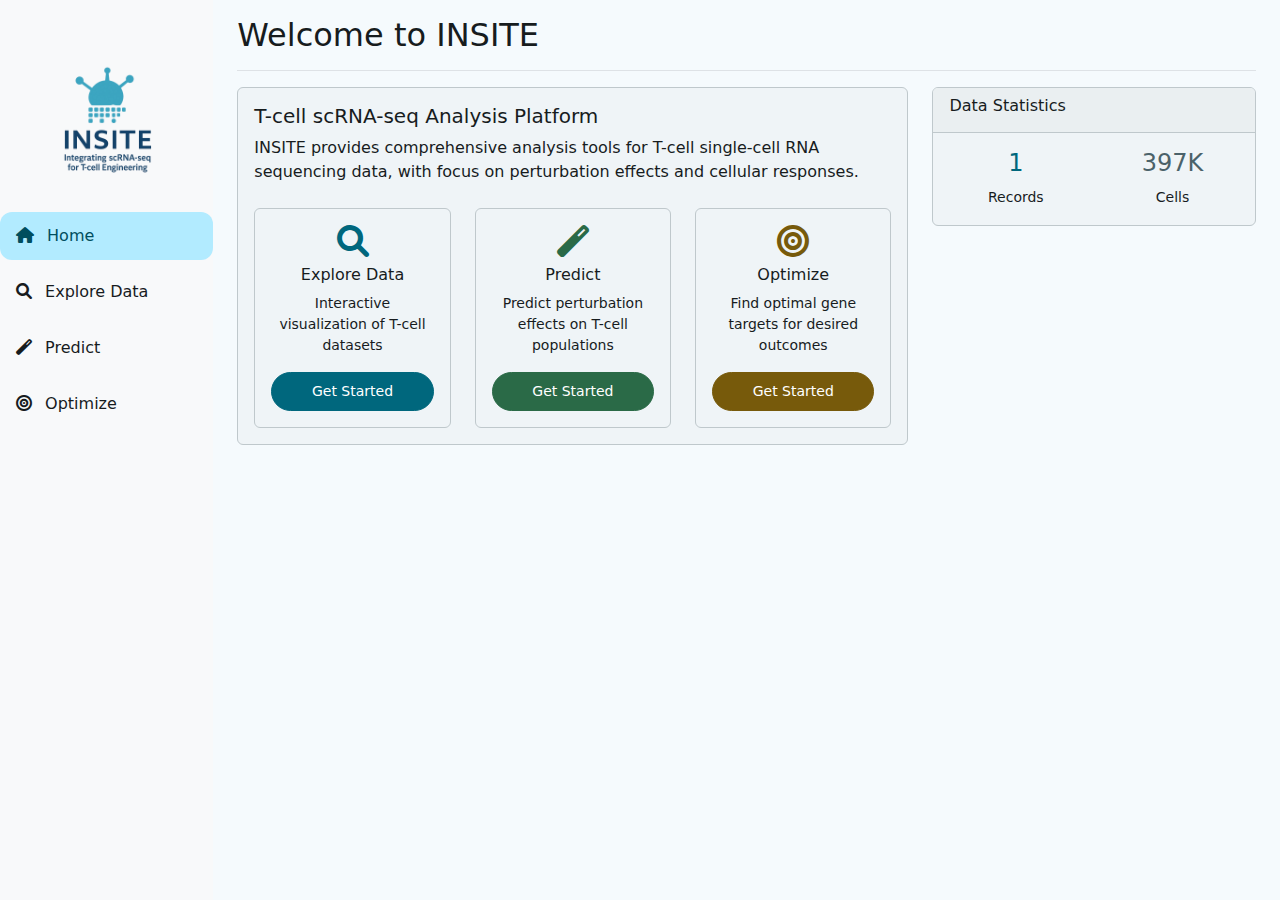
<file: index.html>
<!DOCTYPE html>
<html lang="en">
<head>
    <meta charset="UTF-8">
    <meta name="viewport" content="width=device-width, initial-scale=1.0">
    <title>INSITE - T-cell Analysis Platform</title>
    <link rel="icon" type="image/png" href="images/icons/logo.png">
    <link href="https://cdn.jsdelivr.net/npm/bootstrap@5.3.0/dist/css/bootstrap.min.css" rel="stylesheet">
    <link href="https://cdnjs.cloudflare.com/ajax/libs/font-awesome/6.0.0/css/all.min.css" rel="stylesheet">
    <link href="css/material/light.css" rel="stylesheet">
    <link href="css/style.css" rel="stylesheet">
</head>
<body class="light">
    <!-- Mobile menu button -->
    <button class="mobile-menu-btn" type="button" onclick="toggleSidebar()">
        <i class="fas fa-bars"></i>
    </button>

    <div class="container-fluid">
        <div class="row">
            <!-- Sidebar -->
            <nav class="col-md-3 col-lg-2 d-md-block bg-light sidebar">
                <div class="position-sticky pt-3">
                    <div class="text-center mb-4">
                        <img src="images/icons/logo.png" alt="INSITE Logo" class="logo">
                    </div>
                    <ul class="nav flex-column">
                        <li class="nav-item">
                            <a class="nav-link active" href="index.html">
                                <i class="fas fa-home"></i> Home
                            </a>
                        </li>
                        <li class="nav-item">
                            <a class="nav-link" href="explore.html">
                                <i class="fas fa-search"></i> Explore Data
                            </a>
                        </li>
                        <li class="nav-item">
                            <a class="nav-link" href="predict.html">
                                <i class="fas fa-magic"></i> Predict
                            </a>
                        </li>
                        <li class="nav-item">
                            <a class="nav-link" href="optimize.html">
                                <i class="fas fa-bullseye"></i> Optimize
                            </a>
                        </li>
                    </ul>
                </div>
            </nav>

            <!-- Main content -->
            <main class="col-md-9 ms-sm-auto col-lg-10 px-md-4">
                <div class="d-flex justify-content-between flex-wrap flex-md-nowrap align-items-center pt-3 pb-2 mb-3 border-bottom">
                    <h1 class="h2">Welcome to INSITE</h1>
                </div>

                <div class="row">
                    <div class="col-lg-8">
                        <div class="card card-surface">
                            <div class="card-body">
                                <h5 class="card-title">T-cell scRNA-seq Analysis Platform</h5>
                                <p class="card-text">
                                    INSITE provides comprehensive analysis tools for T-cell single-cell RNA sequencing data,
                                    with focus on perturbation effects and cellular responses.
                                </p>
                                <div class="row mt-4">
                                    <div class="col-md-4">
                                        <div class="card card-surface h-100 explore-card">
                                            <div class="card-body text-center d-flex flex-column">
                                                <i class="fas fa-search fa-2x mb-2"></i>
                                                <h6>Explore Data</h6>
                                                <p class="small flex-grow-1">Interactive visualization of T-cell datasets</p>
                                                <a href="explore.html" class="btn btn-sm mt-auto">Get Started</a>
                                            </div>
                                        </div>
                                    </div>
                                    <div class="col-md-4">
                                        <div class="card card-surface h-100 predict-card">
                                            <div class="card-body text-center d-flex flex-column">
                                                <i class="fas fa-magic fa-2x mb-2"></i>
                                                <h6>Predict</h6>
                                                <p class="small flex-grow-1">Predict perturbation effects on T-cell populations</p>
                                                <a href="predict.html" class="btn btn-sm mt-auto">Get Started</a>
                                            </div>
                                        </div>
                                    </div>
                                    <div class="col-md-4">
                                        <div class="card card-surface h-100 optimize-card">
                                            <div class="card-body text-center d-flex flex-column">
                                                <i class="fas fa-bullseye fa-2x mb-2"></i>
                                                <h6>Optimize</h6>
                                                <p class="small flex-grow-1">Find optimal gene targets for desired outcomes</p>
                                                <a href="optimize.html" class="btn btn-sm mt-auto">Get Started</a>
                                            </div>
                                        </div>
                                    </div>
                                </div>
                            </div>
                        </div>
                    </div>
                    <div class="col-lg-4">
                        <div class="card card-surface">
                            <div class="card-header">
                                <h6>Data Statistics</h6>
                            </div>
                            <div class="card-body">
                                <div class="row text-center">
                                    <div class="col-6">
                                        <h4 class="text-primary" id="recordCount">-</h4>
                                        <small>Records</small>
                                    </div>
                                    <div class="col-6">
                                        <h4 class="text-success" id="totalCells">-</h4>
                                        <small>Cells</small>
                                    </div>
                                </div>
                            </div>
                        </div>
                    </div>
                </div>
            </main>
        </div>
    </div>

    <script src="https://cdn.jsdelivr.net/npm/bootstrap@5.3.0/dist/js/bootstrap.bundle.min.js"></script>
    <script src="js/common.js"></script>
    <script>
        // Load and display dataset statistics on page load
        document.addEventListener('DOMContentLoaded', async function() {
            try {
                const datasets = await dataService.loadDatasets();
                const stats = await dataService.getStatistics(datasets);
                
                // Update record count
                document.getElementById('recordCount').textContent = stats.recordCount;
                
                // Format cell count (e.g., 1.2M, 500K, etc.)
                const formatCellCount = (count) => {
                    if (count >= 1000000) {
                        return (count / 1000000).toFixed(1) + 'M';
                    } else if (count >= 1000) {
                        return (count / 1000).toFixed(0) + 'K';
                    } else {
                        return count.toString();
                    }
                };
                
                document.getElementById('totalCells').textContent = formatCellCount(stats.totalCells);
                
            } catch (error) {
                console.error('Error loading dataset statistics:', error);
                // Keep default values if loading fails
                document.getElementById('recordCount').textContent = '?';
                document.getElementById('totalCells').textContent = '?';
            }
        });
    </script>
</body>
</html>
</file>
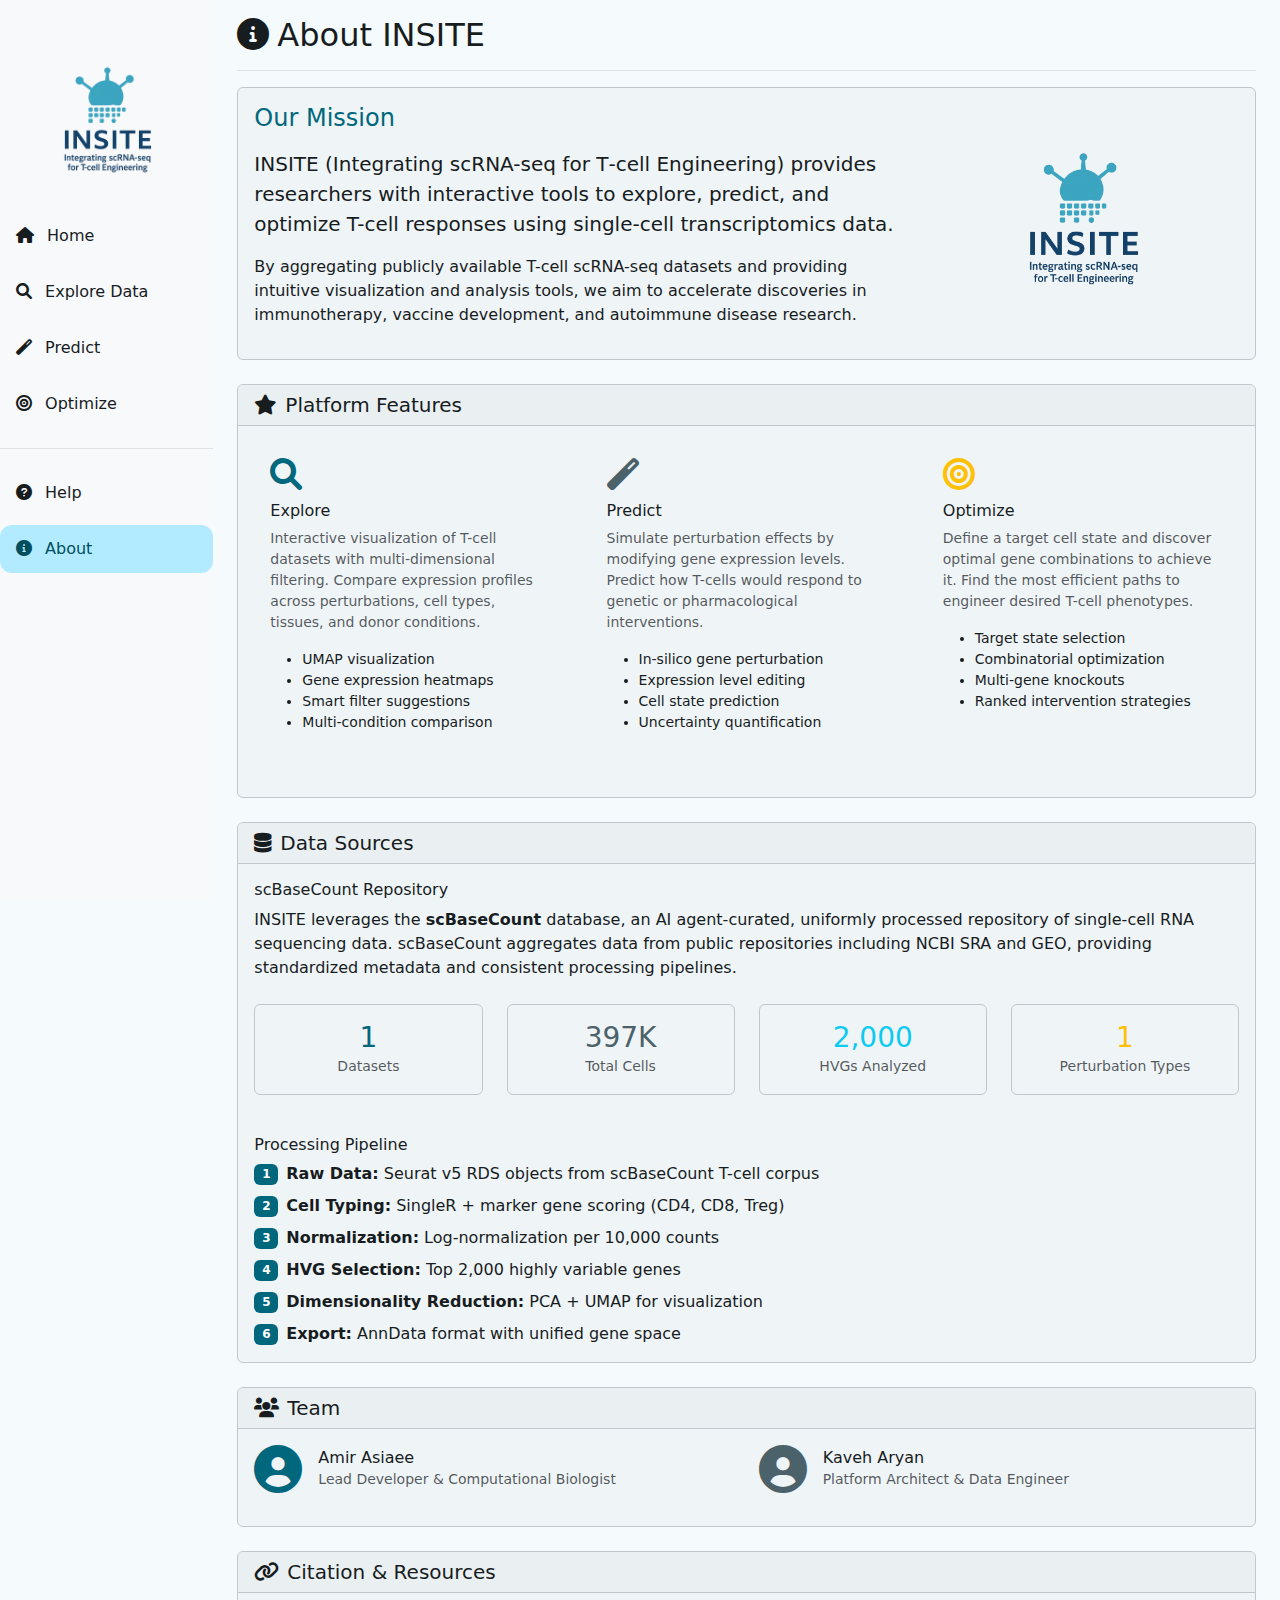
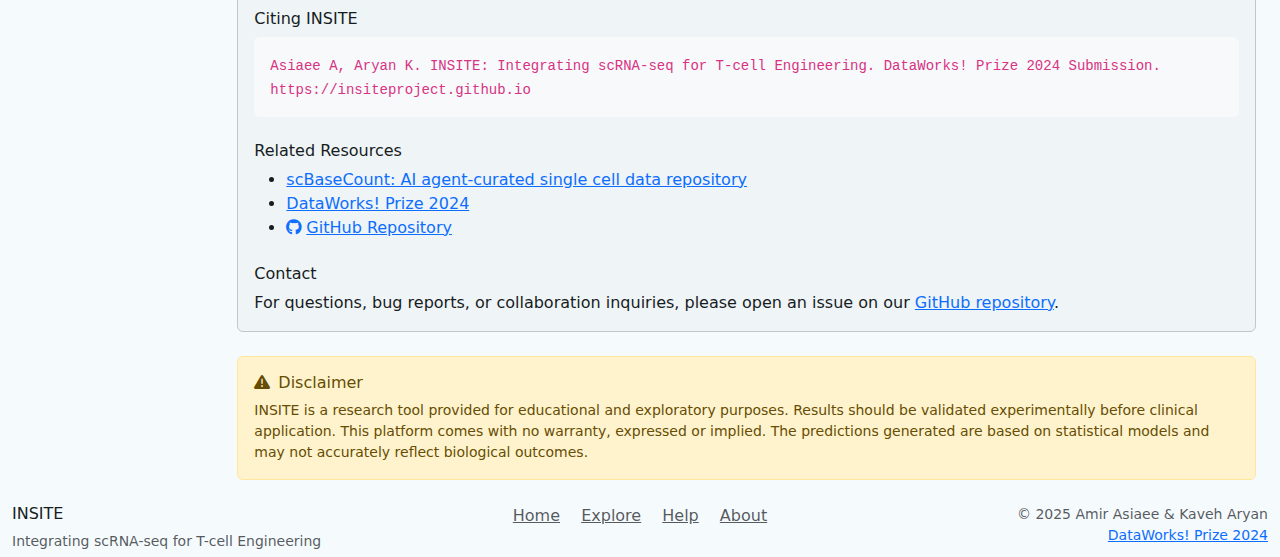
<file: about.html>
<!DOCTYPE html>
<html lang="en">
<head>
    <meta charset="UTF-8">
    <meta name="viewport" content="width=device-width, initial-scale=1.0">
    <title>About - INSITE</title>
    <link rel="icon" type="image/png" href="images/icons/logo.png">
    <link href="https://cdn.jsdelivr.net/npm/bootstrap@5.3.0/dist/css/bootstrap.min.css" rel="stylesheet">
    <link href="https://cdnjs.cloudflare.com/ajax/libs/font-awesome/6.0.0/css/all.min.css" rel="stylesheet">
    <link href="css/material/light.css" rel="stylesheet">
    <link href="css/style.css" rel="stylesheet">
</head>
<body class="light">
    <!-- Mobile menu button -->
    <button class="mobile-menu-btn" type="button" onclick="toggleSidebar()">
        <i class="fas fa-bars"></i>
    </button>

    <div class="container-fluid">
        <div class="row">
            <!-- Sidebar -->
            <nav class="col-md-3 col-lg-2 d-md-block bg-light sidebar">
                <div class="position-sticky pt-3">
                    <div class="text-center mb-4">
                        <a href="index.html">
                            <img src="images/icons/logo.png" alt="INSITE Logo" class="logo">
                        </a>
                    </div>
                    <ul class="nav flex-column">
                        <li class="nav-item">
                            <a class="nav-link" href="index.html">
                                <i class="fas fa-home"></i> Home
                            </a>
                        </li>
                        <li class="nav-item">
                            <a class="nav-link" href="explore.html">
                                <i class="fas fa-search"></i> Explore Data
                            </a>
                        </li>
                        <li class="nav-item">
                            <a class="nav-link" href="predict.html">
                                <i class="fas fa-magic"></i> Predict
                            </a>
                        </li>
                        <li class="nav-item">
                            <a class="nav-link" href="optimize.html">
                                <i class="fas fa-bullseye"></i> Optimize
                            </a>
                        </li>
                        <li class="nav-item mt-3 border-top pt-3">
                            <a class="nav-link" href="help.html">
                                <i class="fas fa-question-circle"></i> Help
                            </a>
                        </li>
                        <li class="nav-item">
                            <a class="nav-link active" href="about.html">
                                <i class="fas fa-info-circle"></i> About
                            </a>
                        </li>
                    </ul>
                </div>
            </nav>

            <!-- Main content -->
            <main class="col-md-9 ms-sm-auto col-lg-10 px-md-4">
                <div class="d-flex justify-content-between flex-wrap flex-md-nowrap align-items-center pt-3 pb-2 mb-3 border-bottom">
                    <h1 class="h2"><i class="fas fa-info-circle me-2"></i>About INSITE</h1>
                </div>

                <!-- Mission -->
                <div class="card card-surface mb-4">
                    <div class="card-body">
                        <div class="row align-items-center">
                            <div class="col-md-8">
                                <h4 class="text-primary mb-3">Our Mission</h4>
                                <p class="lead">
                                    INSITE (<strong>In</strong>tegrating <strong>s</strong>cRNA-seq for <strong>T</strong>-cell <strong>E</strong>ngineering) provides researchers with interactive tools to explore, predict, and optimize T-cell responses using single-cell transcriptomics data.
                                </p>
                                <p>
                                    By aggregating publicly available T-cell scRNA-seq datasets and providing intuitive visualization and analysis tools, we aim to accelerate discoveries in immunotherapy, vaccine development, and autoimmune disease research.
                                </p>
                            </div>
                            <div class="col-md-4 text-center">
                                <img src="images/icons/logo.png" alt="INSITE Logo" style="max-height: 150px;">
                            </div>
                        </div>
                    </div>
                </div>

                <!-- Platform Features -->
                <div class="card card-surface mb-4">
                    <div class="card-header">
                        <h5 class="mb-0"><i class="fas fa-star me-2"></i>Platform Features</h5>
                    </div>
                    <div class="card-body">
                        <div class="row">
                            <div class="col-md-4 mb-3">
                                <div class="feature-box p-3 h-100">
                                    <div class="feature-icon text-primary mb-2">
                                        <i class="fas fa-search fa-2x"></i>
                                    </div>
                                    <h6>Explore</h6>
                                    <p class="small text-muted">
                                        Interactive visualization of T-cell datasets with multi-dimensional filtering. Compare expression profiles across perturbations, cell types, tissues, and donor conditions.
                                    </p>
                                    <ul class="small">
                                        <li>UMAP visualization</li>
                                        <li>Gene expression heatmaps</li>
                                        <li>Smart filter suggestions</li>
                                        <li>Multi-condition comparison</li>
                                    </ul>
                                </div>
                            </div>
                            <div class="col-md-4 mb-3">
                                <div class="feature-box p-3 h-100">
                                    <div class="feature-icon text-success mb-2">
                                        <i class="fas fa-magic fa-2x"></i>
                                    </div>
                                    <h6>Predict</h6>
                                    <p class="small text-muted">
                                        Simulate perturbation effects by modifying gene expression levels. Predict how T-cells would respond to genetic or pharmacological interventions.
                                    </p>
                                    <ul class="small">
                                        <li>In-silico gene perturbation</li>
                                        <li>Expression level editing</li>
                                        <li>Cell state prediction</li>
                                        <li>Uncertainty quantification</li>
                                    </ul>
                                </div>
                            </div>
                            <div class="col-md-4 mb-3">
                                <div class="feature-box p-3 h-100">
                                    <div class="feature-icon text-warning mb-2">
                                        <i class="fas fa-bullseye fa-2x"></i>
                                    </div>
                                    <h6>Optimize</h6>
                                    <p class="small text-muted">
                                        Define a target cell state and discover optimal gene combinations to achieve it. Find the most efficient paths to engineer desired T-cell phenotypes.
                                    </p>
                                    <ul class="small">
                                        <li>Target state selection</li>
                                        <li>Combinatorial optimization</li>
                                        <li>Multi-gene knockouts</li>
                                        <li>Ranked intervention strategies</li>
                                    </ul>
                                </div>
                            </div>
                        </div>
                    </div>
                </div>

                <!-- Data Sources -->
                <div class="card card-surface mb-4">
                    <div class="card-header">
                        <h5 class="mb-0"><i class="fas fa-database me-2"></i>Data Sources</h5>
                    </div>
                    <div class="card-body">
                        <h6>scBaseCount Repository</h6>
                        <p>
                            INSITE leverages the <strong>scBaseCount</strong> database, an AI agent-curated, uniformly processed repository of single-cell RNA sequencing data. scBaseCount aggregates data from public repositories including NCBI SRA and GEO, providing standardized metadata and consistent processing pipelines.
                        </p>

                        <div class="row mt-4">
                            <div class="col-md-3 text-center mb-3">
                                <div class="stat-box p-3 border rounded">
                                    <h3 class="text-primary mb-0" id="aboutRecordCount">-</h3>
                                    <small class="text-muted">Datasets</small>
                                </div>
                            </div>
                            <div class="col-md-3 text-center mb-3">
                                <div class="stat-box p-3 border rounded">
                                    <h3 class="text-success mb-0" id="aboutCellCount">-</h3>
                                    <small class="text-muted">Total Cells</small>
                                </div>
                            </div>
                            <div class="col-md-3 text-center mb-3">
                                <div class="stat-box p-3 border rounded">
                                    <h3 class="text-info mb-0">2,000</h3>
                                    <small class="text-muted">HVGs Analyzed</small>
                                </div>
                            </div>
                            <div class="col-md-3 text-center mb-3">
                                <div class="stat-box p-3 border rounded">
                                    <h3 class="text-warning mb-0" id="aboutPerturbationCount">-</h3>
                                    <small class="text-muted">Perturbation Types</small>
                                </div>
                            </div>
                        </div>

                        <h6 class="mt-4">Processing Pipeline</h6>
                        <div class="pipeline-steps">
                            <div class="d-flex align-items-center mb-2">
                                <span class="badge bg-primary me-2">1</span>
                                <span><strong>Raw Data:</strong> Seurat v5 RDS objects from scBaseCount T-cell corpus</span>
                            </div>
                            <div class="d-flex align-items-center mb-2">
                                <span class="badge bg-primary me-2">2</span>
                                <span><strong>Cell Typing:</strong> SingleR + marker gene scoring (CD4, CD8, Treg)</span>
                            </div>
                            <div class="d-flex align-items-center mb-2">
                                <span class="badge bg-primary me-2">3</span>
                                <span><strong>Normalization:</strong> Log-normalization per 10,000 counts</span>
                            </div>
                            <div class="d-flex align-items-center mb-2">
                                <span class="badge bg-primary me-2">4</span>
                                <span><strong>HVG Selection:</strong> Top 2,000 highly variable genes</span>
                            </div>
                            <div class="d-flex align-items-center mb-2">
                                <span class="badge bg-primary me-2">5</span>
                                <span><strong>Dimensionality Reduction:</strong> PCA + UMAP for visualization</span>
                            </div>
                            <div class="d-flex align-items-center">
                                <span class="badge bg-primary me-2">6</span>
                                <span><strong>Export:</strong> AnnData format with unified gene space</span>
                            </div>
                        </div>
                    </div>
                </div>

                <!-- Team -->
                <div class="card card-surface mb-4">
                    <div class="card-header">
                        <h5 class="mb-0"><i class="fas fa-users me-2"></i>Team</h5>
                    </div>
                    <div class="card-body">
                        <div class="row">
                            <div class="col-md-6 mb-3">
                                <div class="d-flex align-items-center">
                                    <div class="team-avatar me-3">
                                        <i class="fas fa-user-circle fa-3x text-primary"></i>
                                    </div>
                                    <div>
                                        <h6 class="mb-0">Amir Asiaee</h6>
                                        <small class="text-muted">Lead Developer & Computational Biologist</small>
                                    </div>
                                </div>
                            </div>
                            <div class="col-md-6 mb-3">
                                <div class="d-flex align-items-center">
                                    <div class="team-avatar me-3">
                                        <i class="fas fa-user-circle fa-3x text-success"></i>
                                    </div>
                                    <div>
                                        <h6 class="mb-0">Kaveh Aryan</h6>
                                        <small class="text-muted">Platform Architect & Data Engineer</small>
                                    </div>
                                </div>
                            </div>
                        </div>
                    </div>
                </div>

                <!-- Citation & Links -->
                <div class="card card-surface mb-4">
                    <div class="card-header">
                        <h5 class="mb-0"><i class="fas fa-link me-2"></i>Citation & Resources</h5>
                    </div>
                    <div class="card-body">
                        <h6>Citing INSITE</h6>
                        <div class="bg-light p-3 rounded mb-3">
                            <code class="small">
                                Asiaee A, Aryan K. INSITE: Integrating scRNA-seq for T-cell Engineering.
                                DataWorks! Prize 2024 Submission. https://insiteproject.github.io
                            </code>
                        </div>

                        <h6 class="mt-4">Related Resources</h6>
                        <ul>
                            <li>
                                <a href="https://www.biorxiv.org/content/10.1101/2025.02.27.640494" target="_blank">
                                    scBaseCount: AI agent-curated single cell data repository
                                </a>
                            </li>
                            <li>
                                <a href="https://www.herox.com/dataworks" target="_blank">
                                    DataWorks! Prize 2024
                                </a>
                            </li>
                            <li>
                                <a href="https://github.com/insiteproject" target="_blank">
                                    <i class="fab fa-github me-1"></i>GitHub Repository
                                </a>
                            </li>
                        </ul>

                        <h6 class="mt-4">Contact</h6>
                        <p class="mb-0">
                            For questions, bug reports, or collaboration inquiries, please open an issue on our
                            <a href="https://github.com/insiteproject/insiteproject.github.io/issues" target="_blank">GitHub repository</a>.
                        </p>
                    </div>
                </div>

                <!-- Disclaimer -->
                <div class="alert alert-warning mb-4">
                    <h6 class="alert-heading"><i class="fas fa-exclamation-triangle me-2"></i>Disclaimer</h6>
                    <p class="mb-0 small">
                        INSITE is a research tool provided for educational and exploratory purposes. Results should be validated experimentally before clinical application. This platform comes with no warranty, expressed or implied. The predictions generated are based on statistical models and may not accurately reflect biological outcomes.
                    </p>
                </div>

            </main>
        </div>
    </div>

    <!-- Footer -->
    <footer class="footer-custom">
        <div class="container-fluid">
            <div class="row">
                <div class="col-md-4 mb-3 mb-md-0">
                    <h6>INSITE</h6>
                    <p class="small text-muted mb-0">Integrating scRNA-seq for T-cell Engineering</p>
                </div>
                <div class="col-md-4 mb-3 mb-md-0 text-center">
                    <a href="index.html" class="text-muted me-3">Home</a>
                    <a href="explore.html" class="text-muted me-3">Explore</a>
                    <a href="help.html" class="text-muted me-3">Help</a>
                    <a href="about.html" class="text-muted">About</a>
                </div>
                <div class="col-md-4 text-md-end">
                    <p class="small text-muted mb-0">&copy; 2025 Amir Asiaee & Kaveh Aryan</p>
                    <p class="small text-muted mb-0"><a href="https://www.herox.com/dataworks" target="_blank">DataWorks! Prize 2024</a></p>
                </div>
            </div>
        </div>
    </footer>

    <script src="https://cdn.jsdelivr.net/npm/bootstrap@5.3.0/dist/js/bootstrap.bundle.min.js"></script>
    <script src="js/common.js"></script>
    <script>
        document.addEventListener('DOMContentLoaded', async function() {
            try {
                const datasets = await dataService.loadDatasets();
                const stats = await dataService.getStatistics(datasets);

                document.getElementById('aboutRecordCount').textContent = stats.recordCount;

                const formatCellCount = (count) => {
                    if (count >= 1000000) return (count / 1000000).toFixed(1) + 'M';
                    else if (count >= 1000) return (count / 1000).toFixed(0) + 'K';
                    else return count.toString();
                };

                document.getElementById('aboutCellCount').textContent = formatCellCount(stats.totalCells);
                document.getElementById('aboutPerturbationCount').textContent = stats.uniquePerturbations ?? '?';
            } catch (error) {
                console.error('Error loading statistics:', error);
            }
        });
    </script>
</body>
</html>
</file>
<file: css/material/light.css>
.light {
  --md-sys-color-primary: rgb(0 103 125);
  --md-sys-color-surface-tint: rgb(0 103 125);
  --md-sys-color-on-primary: rgb(255 255 255);
  --md-sys-color-primary-container: rgb(178 235 255);
  --md-sys-color-on-primary-container: rgb(0 78 94);
  --md-sys-color-secondary: rgb(75 98 106);
  --md-sys-color-on-secondary: rgb(255 255 255);
  --md-sys-color-secondary-container: rgb(206 231 240);
  --md-sys-color-on-secondary-container: rgb(52 74 82);
  --md-sys-color-tertiary: rgb(88 92 126);
  --md-sys-color-on-tertiary: rgb(255 255 255);
  --md-sys-color-tertiary-container: rgb(223 224 255);
  --md-sys-color-on-tertiary-container: rgb(65 68 101);
  --md-sys-color-error: rgb(186 26 26);
  --md-sys-color-on-error: rgb(255 255 255);
  --md-sys-color-error-container: rgb(255 218 214);
  --md-sys-color-on-error-container: rgb(147 0 10);
  --md-sys-color-background: rgb(245 250 253);
  --md-sys-color-on-background: rgb(23 28 30);
  --md-sys-color-surface: rgb(245 250 253);
  --md-sys-color-on-surface: rgb(23 28 30);
  --md-sys-color-surface-variant: rgb(219 228 232);
  --md-sys-color-on-surface-variant: rgb(64 72 75);
  --md-sys-color-outline: rgb(112 120 124);
  --md-sys-color-outline-variant: rgb(191 200 204);
  --md-sys-color-shadow: rgb(0 0 0);
  --md-sys-color-scrim: rgb(0 0 0);
  --md-sys-color-inverse-surface: rgb(44 49 51);
  --md-sys-color-inverse-on-surface: rgb(236 241 244);
  --md-sys-color-inverse-primary: rgb(134 209 233);
  --md-sys-color-primary-fixed: rgb(178 235 255);
  --md-sys-color-on-primary-fixed: rgb(0 31 39);
  --md-sys-color-primary-fixed-dim: rgb(134 209 233);
  --md-sys-color-on-primary-fixed-variant: rgb(0 78 94);
  --md-sys-color-secondary-fixed: rgb(206 231 240);
  --md-sys-color-on-secondary-fixed: rgb(6 30 37);
  --md-sys-color-secondary-fixed-dim: rgb(178 202 211);
  --md-sys-color-on-secondary-fixed-variant: rgb(52 74 82);
  --md-sys-color-tertiary-fixed: rgb(223 224 255);
  --md-sys-color-on-tertiary-fixed: rgb(21 25 55);
  --md-sys-color-tertiary-fixed-dim: rgb(193 196 235);
  --md-sys-color-on-tertiary-fixed-variant: rgb(65 68 101);
  --md-sys-color-surface-dim: rgb(214 219 221);
  --md-sys-color-surface-bright: rgb(245 250 253);
  --md-sys-color-surface-container-lowest: rgb(255 255 255);
  --md-sys-color-surface-container-low: rgb(239 244 247);
  --md-sys-color-surface-container: rgb(234 239 241);
  --md-sys-color-surface-container-high: rgb(228 233 235);
  --md-sys-color-surface-container-highest: rgb(222 227 230);
  --md-extended-color-predict-color: rgb(42 106 71);
  --md-extended-color-predict-on-color: rgb(255 255 255);
  --md-extended-color-predict-color-container: rgb(174 242 197);
  --md-extended-color-predict-on-color-container: rgb(10 81 49);
  --md-extended-color-optimize-color: rgb(119 90 11);
  --md-extended-color-optimize-on-color: rgb(255 255 255);
  --md-extended-color-optimize-color-container: rgb(255 223 158);
  --md-extended-color-optimize-on-color-container: rgb(91 67 0);
}
</file>
<file: css/style.css>
/* Custom styles for INSITE using Material Design */
.sidebar {
    position: fixed;
    top: 0;
    bottom: 0;
    left: 0;
    z-index: 100;
    padding: 48px 0 0;
    background-color: var(--md-sys-color-surface-container);
    box-shadow: var(--md-sys-elevation-level2);
    transition: transform 0.3s ease-in-out;
}

.sidebar .nav-link {
    font-weight: 500;
    color: var(--md-sys-color-on-surface);
    padding: 0.75rem 1rem;
    margin: 0.25rem 0;
    border-radius: 12px;
    transition: all 0.2s ease-in-out;
}

.sidebar .nav-link:hover {
    color: var(--md-sys-color-primary);
    background-color: var(--md-sys-color-primary-container);
}

.sidebar .nav-link.active {
    color: var(--md-sys-color-on-primary-container);
    background-color: var(--md-sys-color-primary-container);
}

.sidebar .nav-link i {
    margin-right: 0.5rem;
}

main {
    margin-left: 240px;
}

/* Mobile menu button */
.mobile-menu-btn {
    position: fixed;
    top: 15px;
    left: 15px;
    z-index: 1050;
    background: var(--md-sys-color-primary);
    border: none;
    color: var(--md-sys-color-on-primary);
    padding: 12px;
    border-radius: 12px;
    display: none;
    box-shadow: var(--md-sys-elevation-level2);
    transition: all 0.2s ease-in-out;
}

.mobile-menu-btn:hover {
    background: var(--md-sys-color-primary-container);
    color: var(--md-sys-color-on-primary-container);
    box-shadow: var(--md-sys-elevation-level3);
}

@media (max-width: 767.98px) {
    .mobile-menu-btn {
        display: block;
    }
    
    .sidebar {
        transform: translateX(-100%);
        padding-top: 60px;
    }
    
    .sidebar.show {
        transform: translateX(0);
    }
    
    main {
        margin-left: 0;
        padding-top: 60px;
    }
}

/* Card hover effects */
.card {
    background-color: var(--md-sys-color-surface-container-low);
    border: 1px solid var(--md-sys-color-outline-variant);
    -border-radius: 12px;
    transition: all 0.2s ease-in-out;
    box-shadow: var(--md-sys-elevation-level1);
}

.card:hover {
    box-shadow: var(--md-sys-elevation-level2);
}

.card-header {
    background-color: var(--md-sys-color-surface-container);
    border-bottom: 1px solid var(--md-sys-color-outline-variant);
    color: var(--md-sys-color-on-surface);
}

.card-body {
    color: var(--md-sys-color-on-surface);
}

/* Custom button styles */
.btn-primary {
    background-color: var(--md-sys-color-primary);
    border-color: var(--md-sys-color-primary);
    color: var(--md-sys-color-on-primary);
    border-radius: 20px;
    padding: 8px 24px;
    font-weight: 500;
    transition: all 0.2s ease-in-out;
}

.btn-primary:hover {
    background-color: var(--md-sys-color-primary-container);
    border-color: var(--md-sys-color-primary-container);
    color: var(--md-sys-color-on-primary-container);
    box-shadow: var(--md-sys-elevation-level2);
}

/* Form styling */
.form-select, .form-control {
    border-radius: 12px;
    border: 1px solid var(--md-sys-color-outline);
    background-color: var(--md-sys-color-surface-container-highest);
    color: var(--md-sys-color-on-surface);
    transition: all 0.2s ease-in-out;
}

.form-select:focus, .form-control:focus {
    border-color: var(--md-sys-color-primary);
    box-shadow: 0 0 0 0.2rem var(--md-sys-color-primary-container);
}

.form-label {
    color: var(--md-sys-color-on-surface);
    font-weight: 500;
}

/* Disabled form control styling */
.form-control:disabled, .form-select:disabled, .btn:disabled {
    background-color: var(--md-sys-color-surface-variant) !important;
    border-color: var(--md-sys-color-outline-variant) !important;
    color: var(--md-sys-color-on-surface-variant) !important;
    opacity: 1 !important;
}

/* Alert styling */
.alert-info {
    background-color: var(--md-sys-color-tertiary-container);
    border-color: var(--md-sys-color-tertiary);
    color: var(--md-sys-color-on-tertiary-container);
    border-radius: 12px;
}

/* Compact filter toolbar */
.border {
    border-color: var(--md-sys-color-outline-variant) !important;
}

.rounded-3 {
    background-color: var(--md-sys-color-surface-container-low);
}

.form-select-sm {
    font-size: 0.875rem;
    padding: 0.375rem 0.75rem;
}

.btn-sm {
    font-size: 0.875rem;
    padding: 0.375rem 0.75rem;
}

/* Image styling */
img.img-fluid {
    border-radius: 12px;
    box-shadow: var(--md-sys-elevation-level1);
}

/* Logo styling */
.logo {
    height: 120px;
    width: auto;
}

.umap-plot {
    max-height: 600px;
    border-radius: 12px;
}

/* Additional Material Design styling */
body {
    background-color: var(--md-sys-color-surface);
    color: var(--md-sys-color-on-surface);
    margin-bottom: 5px;
}

main {
    background-color: var(--md-sys-color-surface);
}

h1, h2, h3, h4, h5, h6 {
    color: var(--md-sys-color-on-surface);
}

.text-primary {
    color: var(--md-sys-color-primary) !important;
}

.text-success {
    color: var(--md-sys-color-secondary) !important;
}

.bg-primary {
    background-color: var(--md-sys-color-primary) !important;
}

.bg-success {
    background-color: var(--md-sys-color-secondary) !important;
}

#volcanoPlot, #umapPlot {
    width: 800px;
}

/* Unified heatmap grid styling */
.heatmap-grid {
    display: flex;
    flex-wrap: wrap;
    gap: 4px;
    max-width: 100%;
}

.heatmap-grid-collapsed {
    display: flex;
    gap: 4px;
    overflow-x: auto;
    padding-bottom: 10px;
    max-width: 100%;
}

.heatmap-grid-collapsed .heatmap-cell {
    flex-shrink: 0;
    min-width: 60px;
    width: 60px;
}

.heatmap-cell {
    position: relative;
    border: 1px solid var(--md-sys-color-outline);
    border-radius: 8px;
    padding: 8px 4px;
    text-align: center;
    transition: all 0.2s ease-in-out;
    min-height: 60px;
    width: 60px;
    flex-shrink: 0;
    display: flex;
    flex-direction: column;
    justify-content: center;
    font-size: 0.75rem;
}

.heatmap-cell.interactive {
    cursor: pointer;
}

.heatmap-cell.interactive:hover {
    border-color: var(--md-sys-color-primary);
    box-shadow: 0 2px 4px rgba(0,0,0,0.1);
}

.heatmap-cell.knocked-out {
    background-color: #f5f5f5 !important;
    color: #999 !important;
    border-color: #ccc;
}

.heatmap-gene-name {
    font-weight: bold;
    font-size: 0.7rem;
    margin-bottom: 2px;
}

.heatmap-expression {
    font-size: 0.65rem;
    opacity: 0.8;
    margin-bottom: 2px;
}

.uncertainty-bar {
    width: 100%;
    height: 8px;
    border-radius: 2px;
    display: flex;
    align-items: center;
    justify-content: center;
    margin-top: 2px;
}

.uncertainty-value {
    font-size: 0.5rem;
    font-weight: bold;
    text-shadow: 0 0 2px rgba(0,0,0,0.5);
}

.knockout-slash {
    position: absolute;
    top: 0;
    left: 0;
    right: 0;
    bottom: 0;
    background: linear-gradient(45deg, transparent 45%, #ff0000 45%, #ff0000 55%, transparent 55%);
    pointer-events: none;
    border-radius: 8px;
}

/* Expression level colors */
.expr-low {
    background-color: #e3f2fd;
    -color: #1565c0;
}

.expr-low-med {
    background-color: #bbdefb;
    -color: #1976d2;
}

.expr-medium {
    background-color: #fff3e0;
    -color: #f57c00;
}

.expr-med-high {
    background-color: #ffccbc;
    -color: #e64a19;
}

.expr-high {
    background-color: #ffebee;
    -color: #c62828;
}

/* Uncertainty level colors (using purple-orange colormap) */
.uncert-very-low {
    background-color: #440154;
    color: white;
}

.uncert-low {
    background-color: #31688e;
    color: white;
}

.uncert-medium {
    background-color: #35b779;
    color: white;
}

.uncert-high {
    background-color: #fde725;
    color: black;
}

.uncert-very-high {
    background-color: #ff6600;
    color: white;
}

/* Heatmap container styling */
.heatmap-container {
    width: 100%;
}

.heatmap-title {
    font-weight: bold;
    margin-bottom: 10px;
    text-align: center;
    font-size: 1.1rem;
}

.heatmap-cell.empty {
    border: none;
    background: none;
}

/* Colorbar styling */
.heatmap-colorbars {
    display: flex;
    justify-content: space-around;
    margin-bottom: 15px;
    padding: 10px;
    background-color: var(--md-sys-color-surface-container-low);
    border-radius: 8px;
    border: 1px solid var(--md-sys-color-outline-variant);
}

.colorbar-container {
    display: flex;
    flex-direction: column;
    align-items: center;
}

.colorbar-label {
    font-size: 0.8rem;
    font-weight: bold;
    margin-bottom: 5px;
    color: var(--md-sys-color-on-surface);
}

.colorbar {
    display: flex;
    border-radius: 4px;
    overflow: hidden;
    border: 1px solid var(--md-sys-color-outline);
}

.colorbar-item {
    padding: 4px 8px;
    font-size: 0.7rem;
    font-weight: 500;
    text-align: center;
    min-width: 40px;
}

/* Optimize page specific styles */
.clickable-umap {
    cursor: crosshair;
    position: relative;
}

#optimizeUmapPlot {
    width: 500px;
}

.target-overlay {
    position: absolute;
    width: 30px;
    height: 30px;
    border: 3px solid #28a745;
    border-radius: 50%;
    background-color: rgba(40, 167, 69, 0.2);
    pointer-events: none;
    z-index: 10;
}

.original-target {
    border: 3px solid #28a745 !important;
    background-color: rgba(40, 167, 69, 0.2) !important;
}

.result-overlay {
    position: absolute;
    width: 24px;
    height: 24px;
    border: 2px solid;
    border-radius: 50%;
    pointer-events: none;
    z-index: 11;
    opacity: 0.8;
}

.gene-combination-compact {
    display: flex;
    flex-wrap: wrap;
    gap: 1px;
}

.gene-combination-compact .badge {
    font-size: 0.65rem !important;
    padding: 2px 4px;
}

.result-row:hover {
    background-color: var(--md-sys-color-surface-container-low) !important;
}

.gene-combination {
    display: flex;
    flex-wrap: wrap;
    gap: 2px;
}

.gene-combination .badge {
    font-size: 0.75rem;
}

/* Results table styling */
.table-responsive {
    border-radius: 12px;
    overflow: hidden;
}

.table {
    margin-bottom: 0;
}

.table th {
    background-color: var(--md-sys-color-surface-container);
    color: var(--md-sys-color-on-surface);
    border-color: var(--md-sys-color-outline-variant);
    font-weight: 600;
}

.table td {
    border-color: var(--md-sys-color-outline-variant);
    vertical-align: middle;
}

.table-striped > tbody > tr:nth-of-type(odd) > td {
    background-color: var(--md-sys-color-surface-container-low);
}

/* Feature card styles */
.explore-card i {
    color: var(--md-sys-color-primary) !important;
}

.explore-card .btn {
    background-color: var(--md-sys-color-primary);
    border-color: var(--md-sys-color-primary);
    color: var(--md-sys-color-on-primary);
    border-radius: 20px;
    padding: 8px 24px;
    font-weight: 500;
    transition: all 0.2s ease-in-out;
}

.explore-card .btn:hover {
    background-color: var(--md-sys-color-primary-container);
    border-color: var(--md-sys-color-primary-container);
    color: var(--md-sys-color-on-primary-container);
    box-shadow: var(--md-sys-elevation-level2);
}

.predict-card i {
    color: var(--md-extended-color-predict-color) !important;
}

.predict-card .btn {
    background-color: var(--md-extended-color-predict-color);
    border-color: var(--md-extended-color-predict-color);
    color: var(--md-sys-color-on-secondary);
    border-radius: 20px;
    padding: 8px 24px;
    font-weight: 500;
    transition: all 0.2s ease-in-out;
}

.predict-card .btn:hover {
    background-color: var(--md-extended-color-predict-color-container);
    border-color: var(--md-extended-color-predict-color-container);
    color: var(--md-extended-color-predict-on-color-container);
    box-shadow: var(--md-sys-elevation-level2);
}

.optimize-card i {
    color: var(--md-extended-color-optimize-color) !important;
}

.optimize-card .btn {
    background-color: var(--md-extended-color-optimize-color);
    border-color: var(--md-extended-color-optimize-color);
    color: var(--md-extended-color-optimize-on-color);
    border-radius: 20px;
    padding: 8px 24px;
    font-weight: 500;
    transition: all 0.2s ease-in-out;
}

.optimize-card .btn:hover {
    background-color: var(--md-extended-color-optimize-color-container);
    border-color: var(--md-extended-color-optimize-color-container);
    color: var(--md-extended-color-optimize-on-color-container);
    box-shadow: var(--md-sys-elevation-level2);
}

/* Responsive adjustments */
@media (max-width: 768px) {
    .heatmap-cell {
        min-height: 50px;
        width: 50px;
        font-size: 0.7rem;
    }
    
    .clickable-umap {
        max-width: 100%;
        height: auto;
    }
    
    .target-overlay {
        width: 20px;
        height: 20px;
    }
    
    /* Add vertical spacing between cards on mobile */
    .col-md-4 {
        margin-bottom: 1rem;
    }
}
</file>
